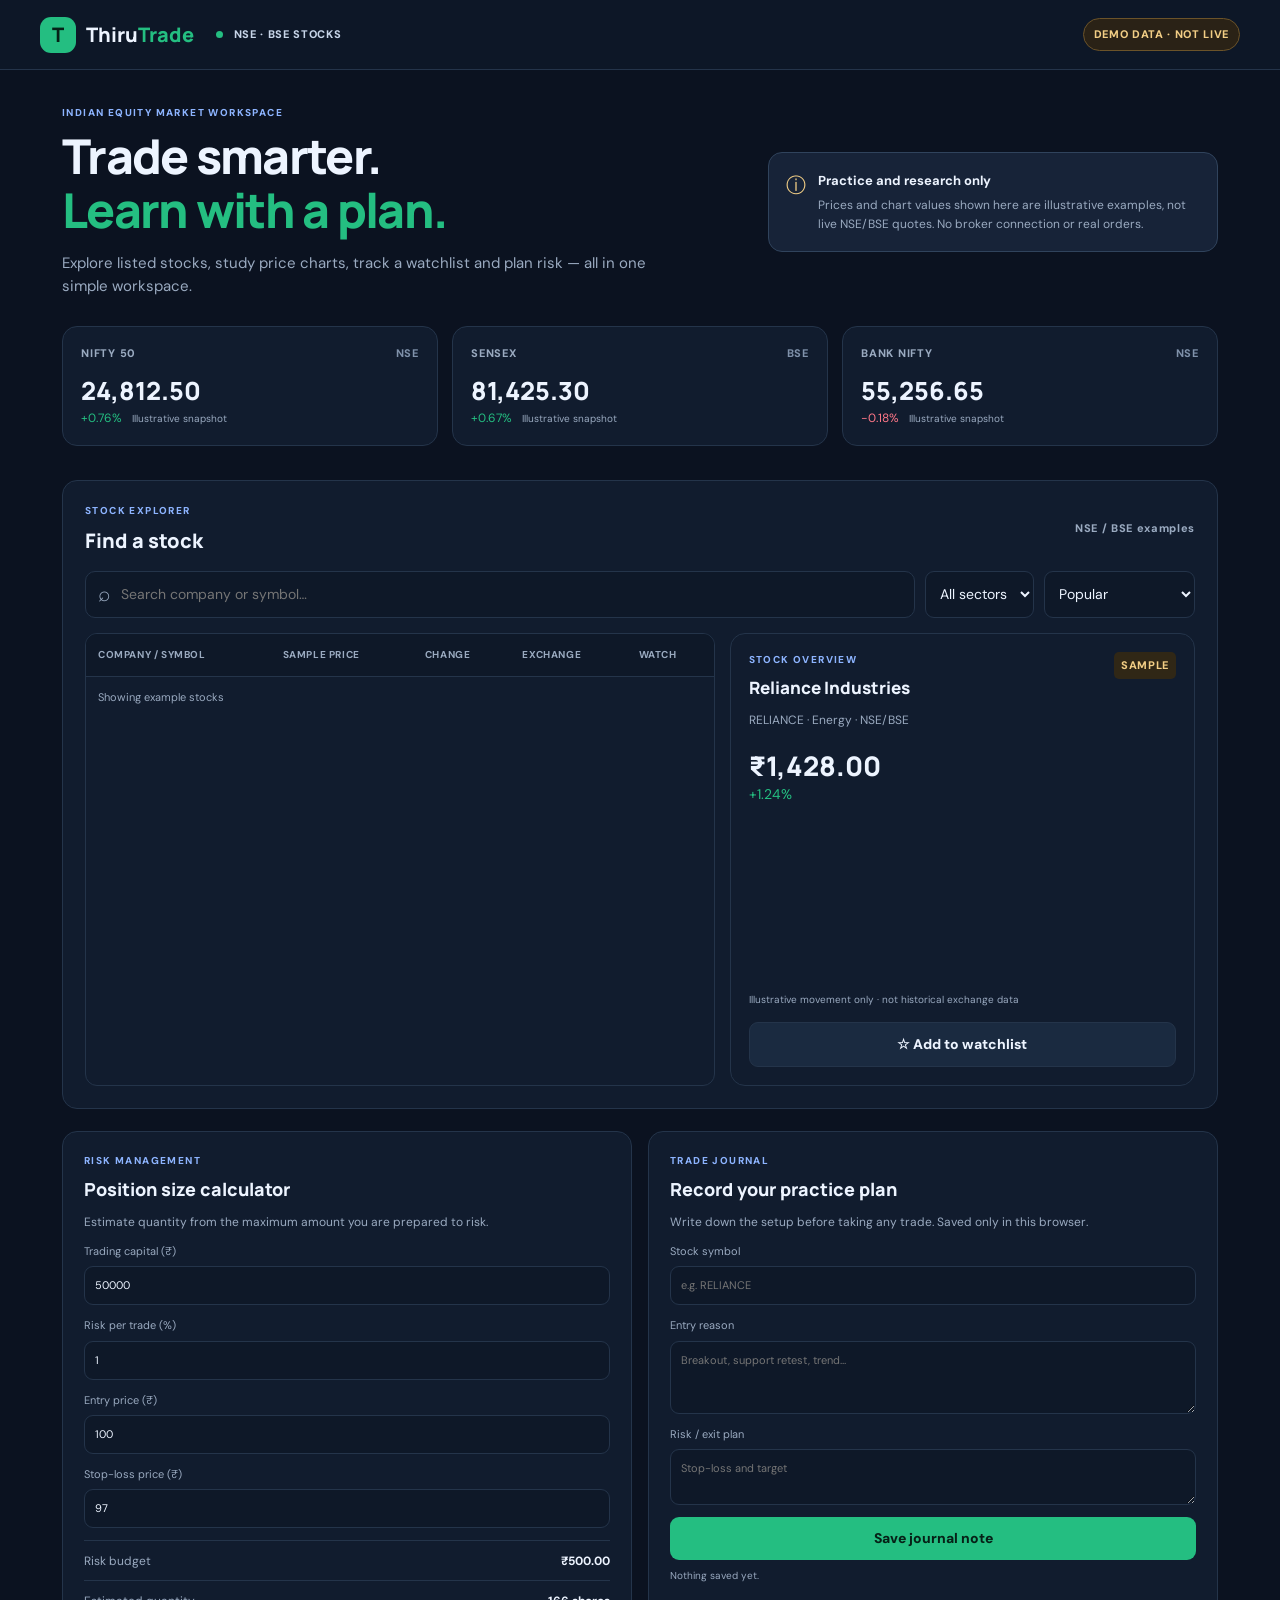
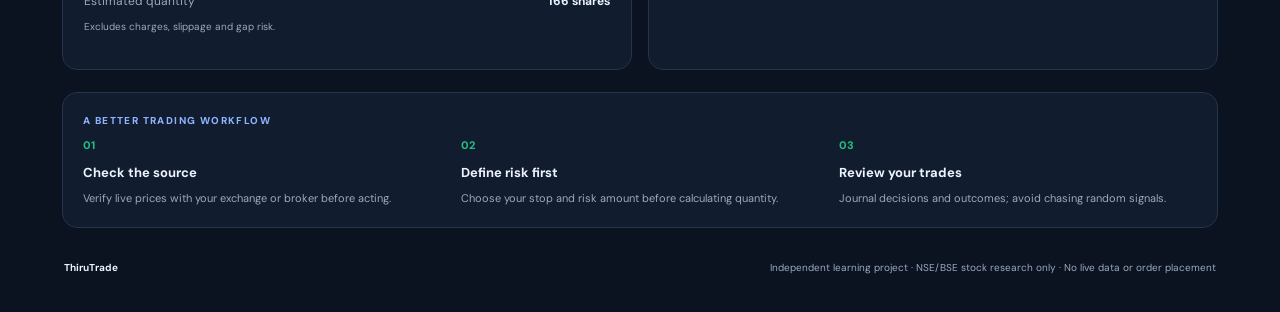
<file: index.html>
<!doctype html>
<html lang="en">
<head>
<meta charset="utf-8">
<meta name="viewport" content="width=device-width,initial-scale=1">
<meta name="theme-color" content="#0b1220">
<meta name="description" content="ThiruTrade — an educational NSE and BSE stock market dashboard.">
<title>ThiruTrade | Indian Stock Market</title>
<link rel="stylesheet" href="styles.css?v=20261016c">
<script src="script.js?v=20261016c" defer></script>
</head>
<body>
<header class="topbar">
  <a class="brand" href="./"><span class="brand-icon">T</span><span>Thiru<span class="accent">Trade</span></span></a>
  <div class="market-tag"><span class="dot"></span> NSE · BSE STOCKS</div>
  <div class="demo-tag">DEMO DATA · NOT LIVE</div>
</header>
<main class="container">
  <section class="hero">
    <div><p class="eyebrow">INDIAN EQUITY MARKET WORKSPACE</p><h1>Trade smarter.<br><span class="accent">Learn with a plan.</span></h1><p class="subhead">Explore listed stocks, study price charts, track a watchlist and plan risk — all in one simple workspace.</p></div>
    <div class="hero-note"><span class="note-icon">ⓘ</span><div><strong>Practice and research only</strong><p>Prices and chart values shown here are illustrative examples, not live NSE/BSE quotes. No broker connection or real orders.</p></div></div>
  </section>
  <section class="index-grid" aria-label="Sample market indices">
    <article class="index-card"><div class="index-label">NIFTY 50 <span>NSE</span></div><strong>24,812.50</strong><p class="up">+0.76% <small>Illustrative snapshot</small></p></article>
    <article class="index-card"><div class="index-label">SENSEX <span>BSE</span></div><strong>81,425.30</strong><p class="up">+0.67% <small>Illustrative snapshot</small></p></article>
    <article class="index-card"><div class="index-label">BANK NIFTY <span>NSE</span></div><strong>55,256.65</strong><p class="down">−0.18% <small>Illustrative snapshot</small></p></article>
  </section>
  <section class="workspace">
    <div class="section-head"><div><p class="eyebrow">STOCK EXPLORER</p><h2>Find a stock</h2></div><span class="tiny-label">NSE / BSE examples</span></div>
    <div class="controls"><label class="search"><span>⌕</span><input id="search" type="search" placeholder="Search company or symbol…" autocomplete="off"></label><select id="sectorFilter" aria-label="Filter by sector"><option value="all">All sectors</option><option value="Banking">Banking</option><option value="IT">IT</option><option value="Energy">Energy</option><option value="Telecom">Telecom</option><option value="Auto">Auto</option><option value="FMCG">FMCG</option></select><select id="sortBy" aria-label="Sort stocks"><option value="popular">Popular</option><option value="priceHigh">Price: high to low</option><option value="priceLow">Price: low to high</option><option value="change">Daily change</option><option value="name">Name A–Z</option></select></div>
    <div class="stock-layout">
      <div class="table-card"><div class="table-scroll"><table><thead><tr><th>Company / symbol</th><th>Sample price</th><th>Change</th><th>Exchange</th><th>Watch</th></tr></thead><tbody id="stockRows"></tbody></table></div><p id="empty" class="empty" hidden>No matching stocks. Try another search or sector.</p><div class="table-foot" id="stockCount">Showing example stocks</div></div>
      <aside class="detail-card">
        <div class="section-head compact"><div><p class="eyebrow">STOCK OVERVIEW</p><h3 id="detailName">Reliance Industries</h3></div><span class="sample-pill">SAMPLE</span></div>
        <p class="muted" id="detailMeta">RELIANCE · Energy · NSE/BSE</p>
        <div class="detail-price" id="detailPrice">₹1,428.00</div><div id="detailChange" class="up">+1.24%</div>
        <div class="chart-wrap"><svg id="chart" viewBox="0 0 500 180" role="img" aria-label="Illustrative stock chart"><path id="chartArea" d="" fill="rgba(36,190,129,.10)"></path><path id="chartLine" d="" fill="none" stroke="#24be81" stroke-width="3" stroke-linecap="round"></path></svg></div>
        <p class="chart-note">Illustrative movement only · not historical exchange data</p>
        <button class="button secondary full" id="toggleWatch">☆ Add to watchlist</button>
      </aside>
    </div>
  </section>
  <section class="lower-grid">
    <article class="tool-card"><p class="eyebrow">RISK MANAGEMENT</p><h3>Position size calculator</h3><p class="muted">Estimate quantity from the maximum amount you are prepared to risk.</p><label>Trading capital (₹)<input id="capital" type="number" min="1" value="50000"></label><label>Risk per trade (%)<input id="risk" type="number" min="0.1" max="5" step="0.1" value="1"></label><label>Entry price (₹)<input id="entry" type="number" min="0.01" step="0.05" value="100"></label><label>Stop-loss price (₹)<input id="stop" type="number" min="0.01" step="0.05" value="97"></label><div class="result"><span>Risk budget</span><strong id="riskBudget">₹500.00</strong></div><div class="result"><span>Estimated quantity</span><strong id="quantity">166 shares</strong></div><p class="chart-note">Excludes charges, slippage and gap risk.</p></article>
    <article class="tool-card"><p class="eyebrow">TRADE JOURNAL</p><h3>Record your practice plan</h3><p class="muted">Write down the setup before taking any trade. Saved only in this browser.</p><label>Stock symbol<input id="journalSymbol" type="text" placeholder="e.g. RELIANCE"></label><label>Entry reason<textarea id="journalReason" rows="3" placeholder="Breakout, support retest, trend…"></textarea></label><label>Risk / exit plan<textarea id="journalExit" rows="2" placeholder="Stop-loss and target"></textarea></label><button class="button primary full" id="saveJournal">Save journal note</button><p id="journalStatus" class="chart-note" role="status">Nothing saved yet.</p></article>
  </section>
  <section class="principles"><p class="eyebrow">A BETTER TRADING WORKFLOW</p><div class="principle-grid"><div><span>01</span><strong>Check the source</strong><p>Verify live prices with your exchange or broker before acting.</p></div><div><span>02</span><strong>Define risk first</strong><p>Choose your stop and risk amount before calculating quantity.</p></div><div><span>03</span><strong>Review your trades</strong><p>Journal decisions and outcomes; avoid chasing random signals.</p></div></div></section>
  <footer><strong>ThiruTrade</strong><span>Independent learning project · NSE/BSE stock research only · No live data or order placement</span></footer>
</main>
</body>
</html>
</file>
<file: styles.css>
@import url('https://fonts.googleapis.com/css2?family=DM+Sans:wght@400;500;600;700&family=Manrope:wght@400;500;600;700;800&display=swap');
:root{color-scheme:dark;--bg:#0b1220;--panel:#111c2e;--panel2:#0e1828;--line:#24344a;--text:#edf4ff;--muted:#9aaac0;--green:#24be81;--red:#ff7788;--accent:#8db4ff;--font:'DM Sans',-apple-system,BlinkMacSystemFont,'Segoe UI',sans-serif}*{box-sizing:border-box}body{margin:0;background:var(--bg);color:var(--text);font:14px/1.55 var(--font)}button,input,select,textarea{font:inherit}button,select{cursor:pointer}a{color:inherit;text-decoration:none}.topbar{height:70px;padding:0 max(22px,calc((100vw - 1200px)/2));display:flex;align-items:center;gap:22px;border-bottom:1px solid var(--line);background:#0d1727;position:sticky;top:0;z-index:5}.brand{display:flex;align-items:center;gap:10px;font:800 20px Manrope,sans-serif}.brand-icon{width:36px;height:36px;display:grid;place-items:center;background:var(--green);color:#062117;border-radius:11px}.accent{color:var(--green)}.market-tag,.demo-tag,.sample-pill,.tiny-label{font-size:11px;font-weight:800;letter-spacing:.06em}.market-tag{color:#c7d5e8}.dot{display:inline-block;width:7px;height:7px;background:var(--green);border-radius:50%;margin-right:7px}.demo-tag{margin-left:auto;padding:7px 10px;border:1px solid #6b5329;border-radius:99px;color:#f2ce85;background:#2a2216}.container{max-width:1200px;margin:auto;padding:35px 22px 25px}.hero{display:grid;grid-template-columns:1.2fr .8fr;align-items:center;gap:32px;margin-bottom:28px}.eyebrow{color:var(--accent);font-size:10px;font-weight:800;letter-spacing:.14em;margin:0 0 8px}.hero h1{font:800 clamp(30px,4.4vw,48px)/1.13 Manrope,sans-serif;letter-spacing:-1.7px;margin:0}.subhead{max-width:610px;color:var(--muted);font-size:15px;margin:15px 0 0}.hero-note{display:flex;gap:12px;padding:17px;background:#172338;border:1px solid #30435c;border-radius:14px}.note-icon{font-size:20px;color:#f2ce85}.hero-note strong{font-size:13px}.hero-note p{font-size:12px;color:var(--muted);margin:5px 0 0}.index-grid{display:grid;grid-template-columns:repeat(3,1fr);gap:14px;margin-bottom:34px}.index-card,.workspace,.detail-card,.tool-card,.principles{background:var(--panel);border:1px solid var(--line);border-radius:15px}.index-card{padding:18px}.index-label{font-size:11px;font-weight:800;color:var(--muted);letter-spacing:.07em}.index-label span{float:right;color:#7f91aa}.index-card>strong{display:block;font:800 25px Manrope,sans-serif;margin:10px 0 1px}.index-card p{margin:0;font-size:12px}.index-card small{color:var(--muted);font-weight:400;margin-left:7px}.up{color:var(--green)}.down{color:var(--red)}.workspace{padding:22px;margin-bottom:22px}.section-head{display:flex;align-items:center;justify-content:space-between;gap:15px;margin-bottom:17px}.section-head h2,.section-head h3,.tool-card h3{font:800 20px Manrope,sans-serif;margin:0}.tiny-label{color:var(--muted)}.controls{display:flex;gap:10px;margin-bottom:15px}.search{flex:1;display:flex;align-items:center;gap:10px;background:var(--panel2);border:1px solid var(--line);border-radius:10px;padding:0 12px;min-width:130px}.search span{font-size:21px;color:var(--muted)}.search input{width:100%;min-width:0;background:transparent;border:0;outline:0;color:var(--text);padding:12px 0}.controls select, input,textarea{color:var(--text);background:var(--panel2);border:1px solid var(--line);border-radius:9px;padding:10px;outline-color:var(--accent)}.controls select{max-width:180px}.stock-layout{display:grid;grid-template-columns:1.15fr .85fr;gap:15px}.table-card{min-width:0;border:1px solid var(--line);border-radius:12px;overflow:hidden}.table-scroll{overflow:auto}table{width:100%;border-collapse:collapse;text-align:left;white-space:nowrap}th{font-size:10px;color:var(--muted);text-transform:uppercase;letter-spacing:.06em;background:#0e1828}th,td{padding:13px 12px;border-bottom:1px solid var(--line)}td{font-size:12px}tbody tr{cursor:pointer}tbody tr:hover,tbody tr.selected{background:#17273a}td strong{display:block;font-size:12px}td small{display:block;color:var(--muted);font-size:10px}.change{font-weight:800}.watch-btn{background:transparent;border:0;color:#f1cc73;font-size:18px;padding:2px 6px}.table-foot,.empty{padding:12px;color:var(--muted);font-size:11px;margin:0}.detail-card{padding:18px;min-width:0}.compact{align-items:flex-start;margin-bottom:5px}.compact h3{font-size:17px}.sample-pill{color:#f2ce85;background:#302716;padding:5px 7px;border-radius:5px}.muted{color:var(--muted);font-size:12px}.detail-price{font:800 27px Manrope,sans-serif;margin-top:18px}.chart-wrap{height:160px;margin-top:18px}.chart-wrap svg{width:100%;height:100%;overflow:visible}.chart-note{font-size:10px;color:var(--muted);margin:8px 0 14px}.button{border:0;border-radius:9px;padding:11px 14px;font-weight:800}.primary{background:var(--green);color:#062117}.secondary{border:1px solid var(--line);background:#1a2a40;color:var(--text)}.full{width:100%}.lower-grid{display:grid;grid-template-columns:1fr 1fr;gap:16px;margin-bottom:22px}.tool-card{padding:21px}.tool-card h3{font-size:18px}.tool-card>label{display:grid;gap:6px;font-size:11px;color:var(--muted);margin:12px 0}.tool-card input,.tool-card textarea{width:100%;resize:vertical}.result{display:flex;justify-content:space-between;gap:10px;border-top:1px solid var(--line);padding:11px 0 0;margin-top:10px;font-size:12px;color:var(--muted)}.result strong{color:var(--text)}.principles{padding:20px;margin-bottom:20px}.principle-grid{display:grid;grid-template-columns:repeat(3,1fr);gap:20px}.principle-grid span{display:block;color:var(--green);font-size:11px;font-weight:800;margin-bottom:8px}.principle-grid strong{font-size:13px}.principle-grid p{color:var(--muted);font-size:11px;margin:6px 0 0}footer{display:flex;justify-content:space-between;gap:16px;color:var(--muted);font-size:10px;padding:12px 2px}footer strong{color:var(--text)}@media(max-width:850px){.hero{grid-template-columns:1fr}.stock-layout{grid-template-columns:1fr}.detail-card{order:-1}.index-card>strong{font-size:21px}}@media(max-width:600px){.topbar{height:auto;min-height:64px;padding:12px 15px;gap:10px;flex-wrap:wrap}.brand{font-size:17px}.market-tag{font-size:9px}.demo-tag{font-size:9px;padding:6px 8px}.container{padding:23px 13px}.hero{gap:18px}.hero h1{font-size:34px}.index-grid{gap:8px}.index-card{padding:12px 10px}.index-card>strong{font-size:17px}.index-card small{display:block;margin:3px 0 0}.index-label{font-size:9px}.workspace{padding:13px}.controls{flex-wrap:wrap}.search{flex-basis:100%}.controls select{flex:1;max-width:none;min-width:0}.lower-grid{grid-template-columns:1fr}.principle-grid{grid-template-columns:1fr;gap:15px}footer{flex-direction:column}}
</file>
